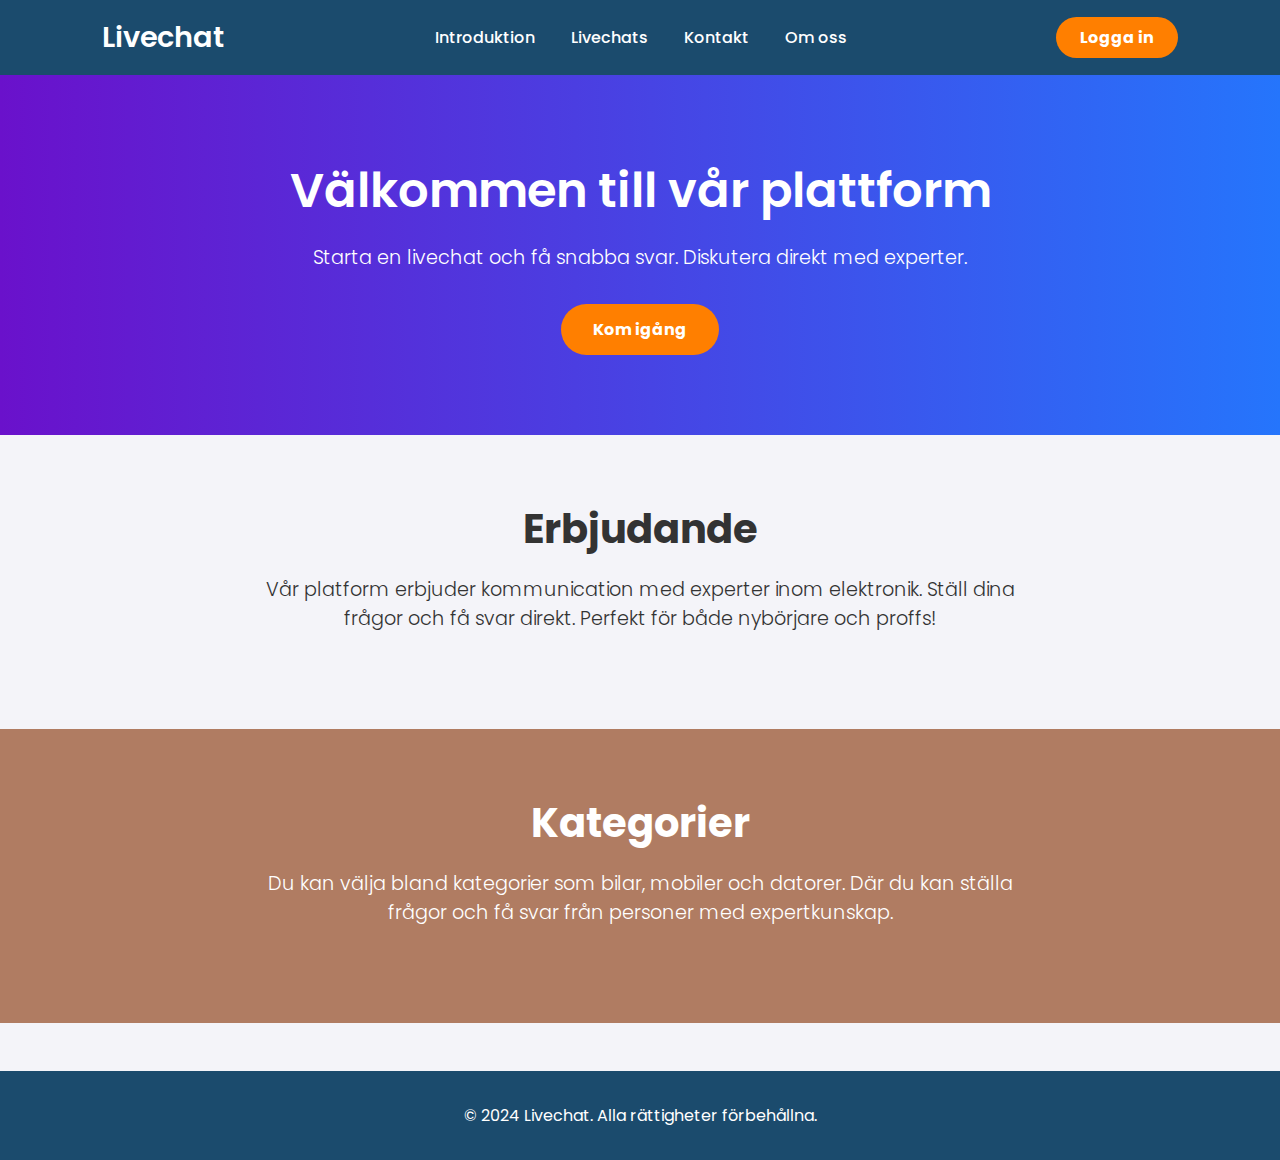
<file: Index.html>
<!-- HTML FILE -->
<!DOCTYPE html>
<html lang="sv">
<head>
    <meta charset="UTF-8">
    <meta name="viewport" content="width=device-width, initial-scale=1.0">
    <title>Livechat</title>
    <link href="https://fonts.googleapis.com/css2?family=Poppins:wght@300;400;600&display=swap" rel="stylesheet">
    <link rel="stylesheet" href="mycss.css">
</head>
<body>
    <nav class="navbar">
        <h1>Livechat</h1>
        <div class="menu">
            <a href="Index.html">Introduktion</a>
            <a href="Livechats.html">Livechats</a>
            <a href="Kontakt.html">Kontakt</a>
            <a href="Om_oss.html">Om oss</a>
        </div>
        <a href="Inloggning.html" class="navbar-button">Logga in</a>
    </nav>

    <section class="kropp-upp">
        <h1>Välkommen till vår plattform</h1>
        <p>Starta en livechat och få snabba svar. Diskutera direkt med experter.</p>
        <a href="#">Kom igång</a>
    </section>

    <section class="kropp-mitten">
        <h2>Erbjudande</h2>
        <p>Vår platform erbjuder kommunication med experter inom elektronik. Ställ dina frågor och få svar direkt. Perfekt för både nybörjare och proffs!</p>
    </section>

    <section class="kropp-nere">
      <h2>Kategorier</h2>
      <p>Du kan välja bland kategorier som bilar, mobiler och datorer. Där du kan ställa frågor och få svar från personer med expertkunskap.</p>
    </section>

    <footer>
        <p>&copy; 2024 Livechat. Alla rättigheter förbehållna.</p>
    </footer>
</body>

</html>
</file>
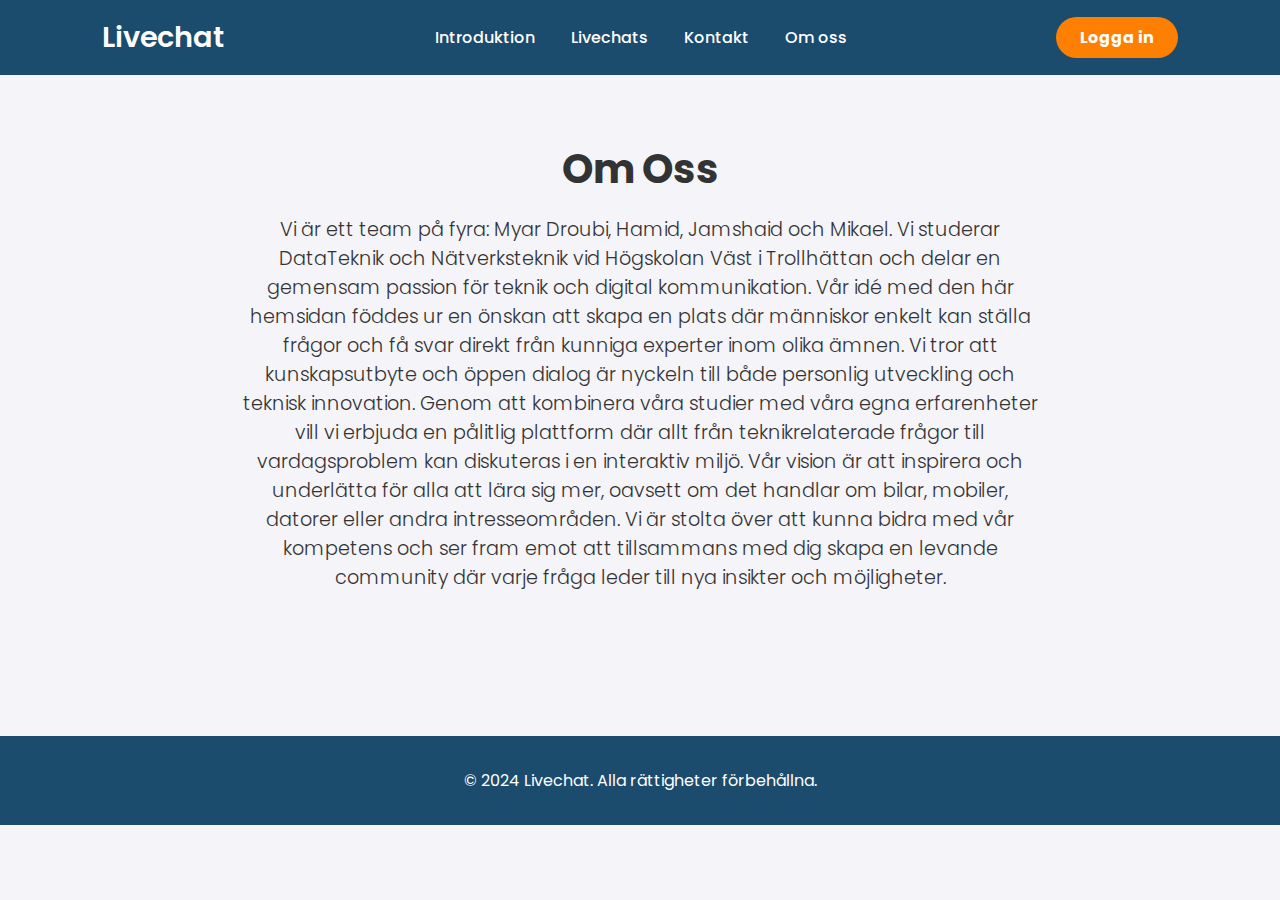
<file: Om_oss.html>
<!DOCTYPE html>
<html lang="sv">
<head>
    <meta charset="UTF-8">
    <meta name="viewport" content="width=device-width, initial-scale=1.0">
    <title>Om oss</title>
    <link href="https://fonts.googleapis.com/css2?family=Poppins:wght@300;400;600&display=swap" rel="stylesheet">
    <link rel="stylesheet" href="mycss.css">
</head>
<body>
    <nav class="navbar">
        <h1>Livechat</h1>
        <div class="menu">
            <a href="Index.html">Introduktion</a>
            <a href="#">Livechats</a>
            <a href="#">Kontakt</a>
            <a href="Om_oss.html">Om oss</a>
        </div>
        <a href="Inloggning.html" class="navbar-button">Logga in</a>
    </nav>
    
    <section class="kropp-mitten">
        <h2>Om Oss</h2>
        <p>Vi är ett team på fyra: Myar Droubi, Hamid, Jamshaid och Mikael. Vi studerar DataTeknik och Nätverksteknik vid Högskolan Väst i Trollhättan och delar en gemensam passion för teknik och digital kommunikation. Vår idé med den här hemsidan föddes ur en önskan att skapa en plats där människor enkelt kan ställa frågor och få svar direkt från kunniga experter inom olika ämnen. Vi tror att kunskapsutbyte och öppen dialog är nyckeln till både personlig utveckling och teknisk innovation. Genom att kombinera våra studier med våra egna erfarenheter vill vi erbjuda en pålitlig plattform där allt från teknikrelaterade frågor till vardagsproblem kan diskuteras i en interaktiv miljö. Vår vision är att inspirera och underlätta för alla att lära sig mer, oavsett om det handlar om bilar, mobiler, datorer eller andra intresseområden. Vi är stolta över att kunna bidra med vår kompetens och ser fram emot att tillsammans med dig skapa en levande community där varje fråga leder till nya insikter och möjligheter.</p>
    </section>

    <footer>
        <p>&copy; 2024 Livechat. Alla rättigheter förbehållna.</p>
    </footer>
</body>


</html>
</file>
<file: mycss.css>
/* General reset */
* {
  margin: 0;
  padding: 0;
  box-sizing: border-box;
  font-family: 'Poppins', sans-serif;
}

body {
  background-color: #f4f4f9;
  color: #333;
  overflow-x: hidden;
}

/* Navbar styling */
.navbar {
  display: flex;
  justify-content: space-between;
  align-items: center;
  background-color: #1b4b6d;
  padding: 1rem 8%;
  position: sticky;
  top: 0;
  z-index: 10;
}

.navbar h1 {
  color: white;
  font-size: 1.8rem;
  font-weight: 600;
}

.menu a {
  margin: 0 1rem;
  color: white;
  text-decoration: none;
  font-weight: 500;
  font-size: 1rem;
  transition: color 0.3s;
}

.menu a:hover {
  color: #ff7f00;
}

.navbar-button {
  background-color: #ff7f00;
  color: white;
  padding: 0.5rem 1.5rem;
  border-radius: 30px;
  font-weight: bold;
  text-decoration: none;
  transition: background-color 0.3s;
}

.navbar-button:hover {
  background-color: #e67500;
}

/* Hero section */
.kropp-upp {
  text-align: center;
  padding: 5rem 8%;
  background: linear-gradient(to right, #6a11cb, #2575fc);
  color: white;
}

.kropp-upp h1 {
  font-size: 3rem;
  font-weight: 600;
  margin-bottom: 1rem;
}

.kropp-upp p {
  font-size: 1.2rem;
  font-weight: 300;
  max-width: 800px;
  margin: 0 auto 2rem auto;
}

.kropp-upp a {
  display: inline-block;
  background-color: #ff7f00;
  color: white;
  padding: 0.8rem 2rem;
  border-radius: 30px;
  font-weight: bold;
  text-decoration: none;
  transition: background-color 0.3s;
}

.kropp-upp a:hover {
  background-color: #e67500;
}

/* Image section */
.image-section img {
  width: 100vw;
  height: 400px;
  object-fit: cover;
}

.kropp-mitten {
  text-align: center;
  padding: 4rem 8%;
}

.kropp-mitten h2 {
  font-size: 2.5rem;
  margin-bottom: 1rem;
}

.kropp-mitten p {
  font-size: 1.2rem;
  font-weight: 300;
  max-width: 800px;
  margin: 0 auto 2rem auto;
}

.kropp-nere {
  background-color: #b07c62;
  text-align: center;
  padding: 4rem 8%;
}

.kropp-nere h2 {
  color: white;
  font-size: 2.5rem;
  margin-bottom: 1rem;
}

.kropp-nere p {
  color: white;
  font-size: 1.2rem;
  font-weight: 300;
  max-width: 800px;
  margin: 0 auto 2rem auto;
}

/* Footer */
footer {
  text-align: center;
  background-color: #1b4b6d;
  color: white;
  padding: 2rem 0;
  margin-top: 3rem;
}

footer p {
  font-size: 1rem;
}

/*------------------------ Inloggning ---------------------------------------*/
/* Allmän styling för body */
.Inlog_kroppen {
  font-family: Arial, sans-serif;
  background: #f0f0f0;
  display: flex;
  justify-content: center;
  align-items: center;
  height: 100vh;
  margin: 0;
}

/* Sektionen som omsluter formuläret */
.login-section {
  background: white;
  border-radius: 10px;
  padding: 20px;
  width: 300px;
  box-shadow: 0 2px 5px rgba(0, 0, 0, 0.1);
  text-align: center;
}

/* Rubrik för sektionen */
h2 {
  font-size: 20px;
  margin-bottom: 15px;
  color: #333;
}

/* Formuläret */
form {
  display: flex;
  flex-direction: column;
  gap: 10px;
}

/* Etiketter (labels) */
label {
  font-weight: bold;
  font-size: 14px;
  text-align: left;
  display: block;
  margin-bottom: 5px;
  color: #555;
}

/* Input-fält */
input {
  width: 100%;
  padding: 8px;
  border: 1px solid #ccc;
  border-radius: 5px;
  font-size: 14px;
}

/* Knappen för att logga in */
button {
  background: #4caf50;
  border: none;
  border-radius: 5px;
  color: white;
  padding: 10px;
  font-size: 16px;
  cursor: pointer;
  margin-top: 10px;
}

/* Hover-effekt på knappen */
button:hover {
  background: #45a049;
}
</file>
